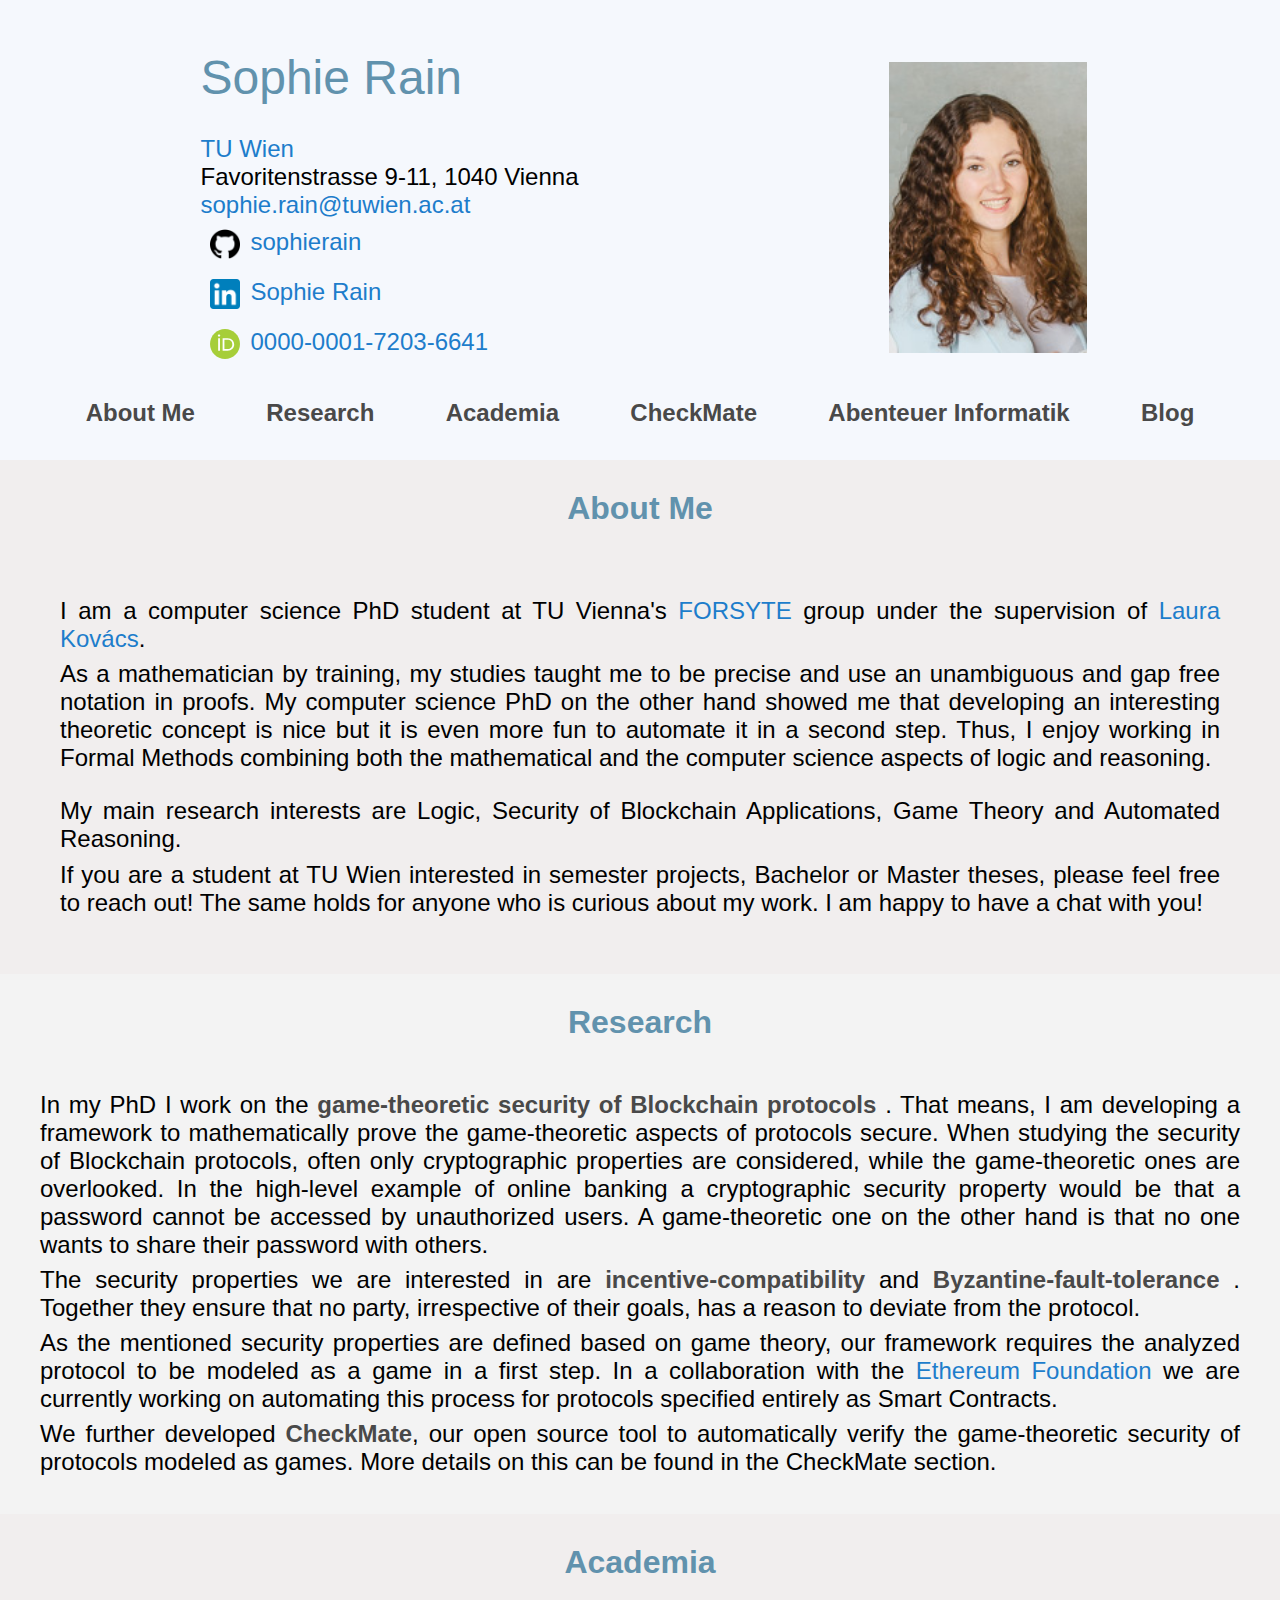
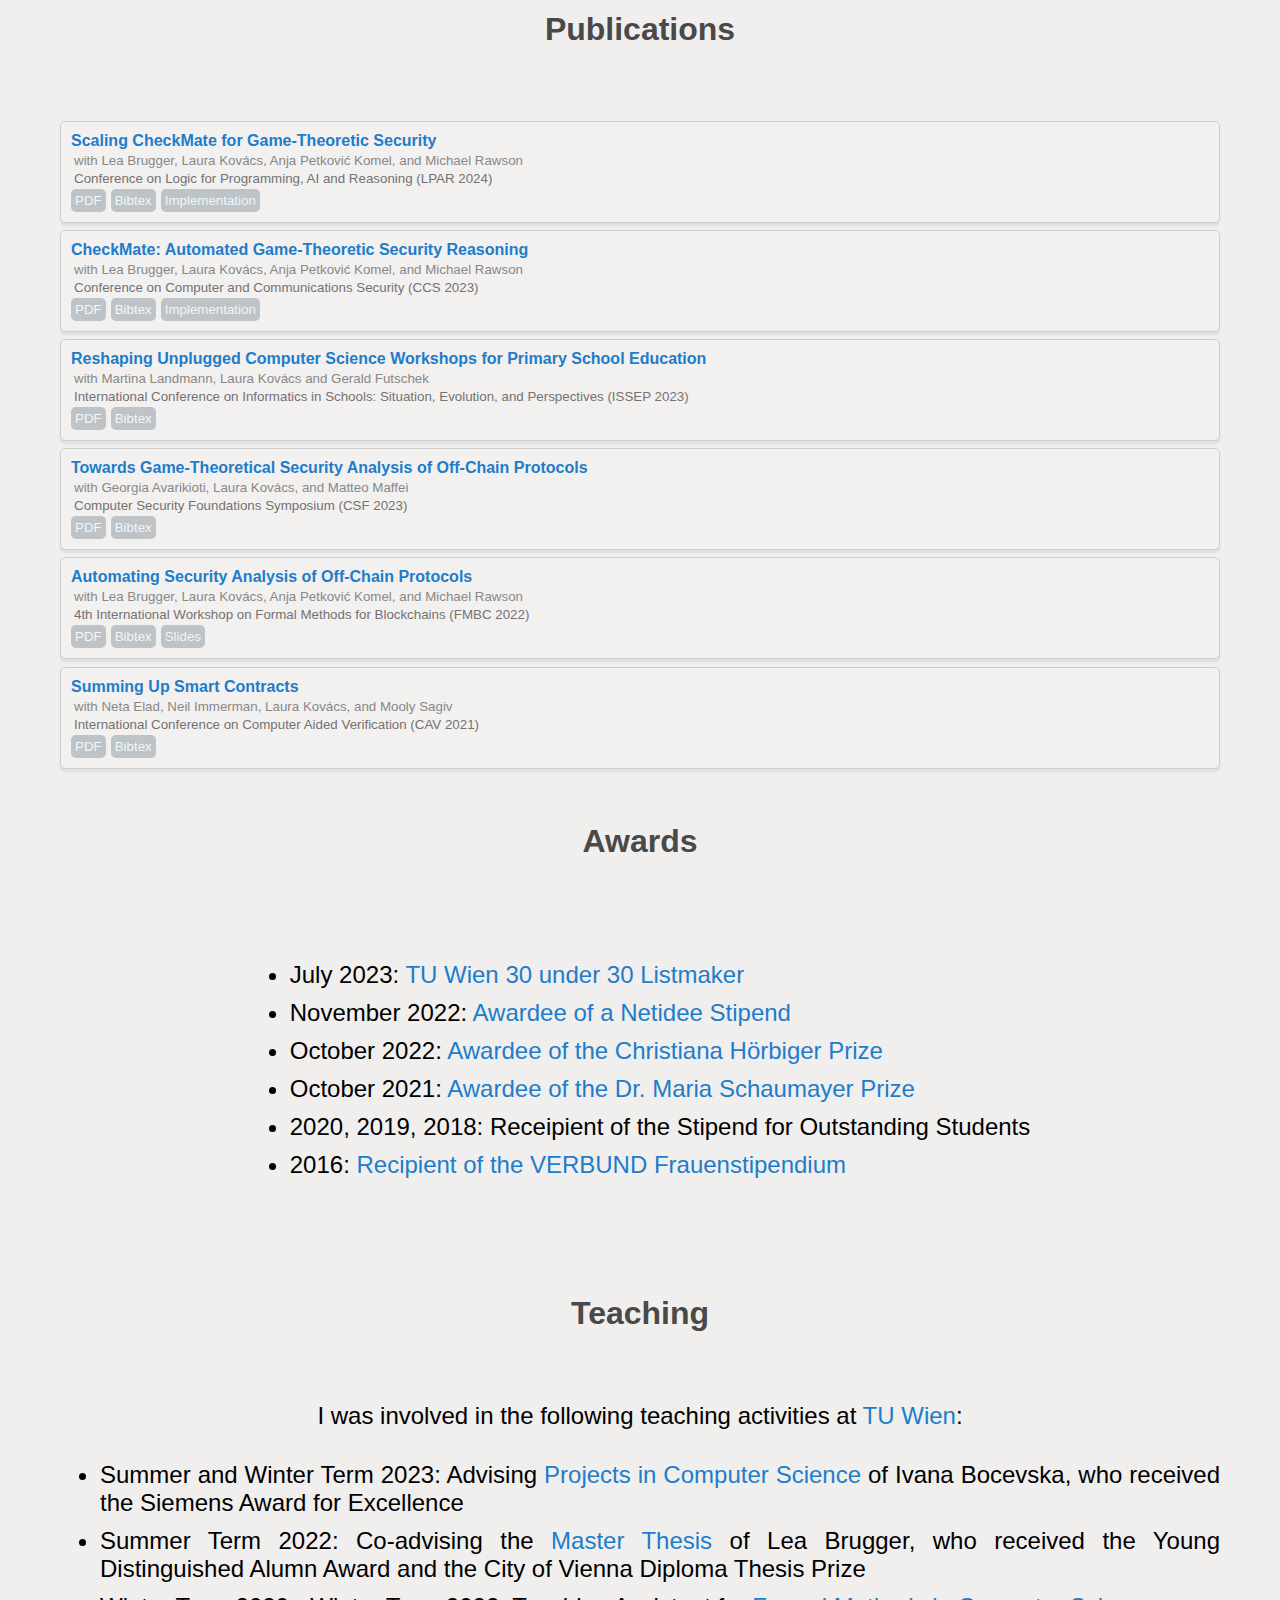
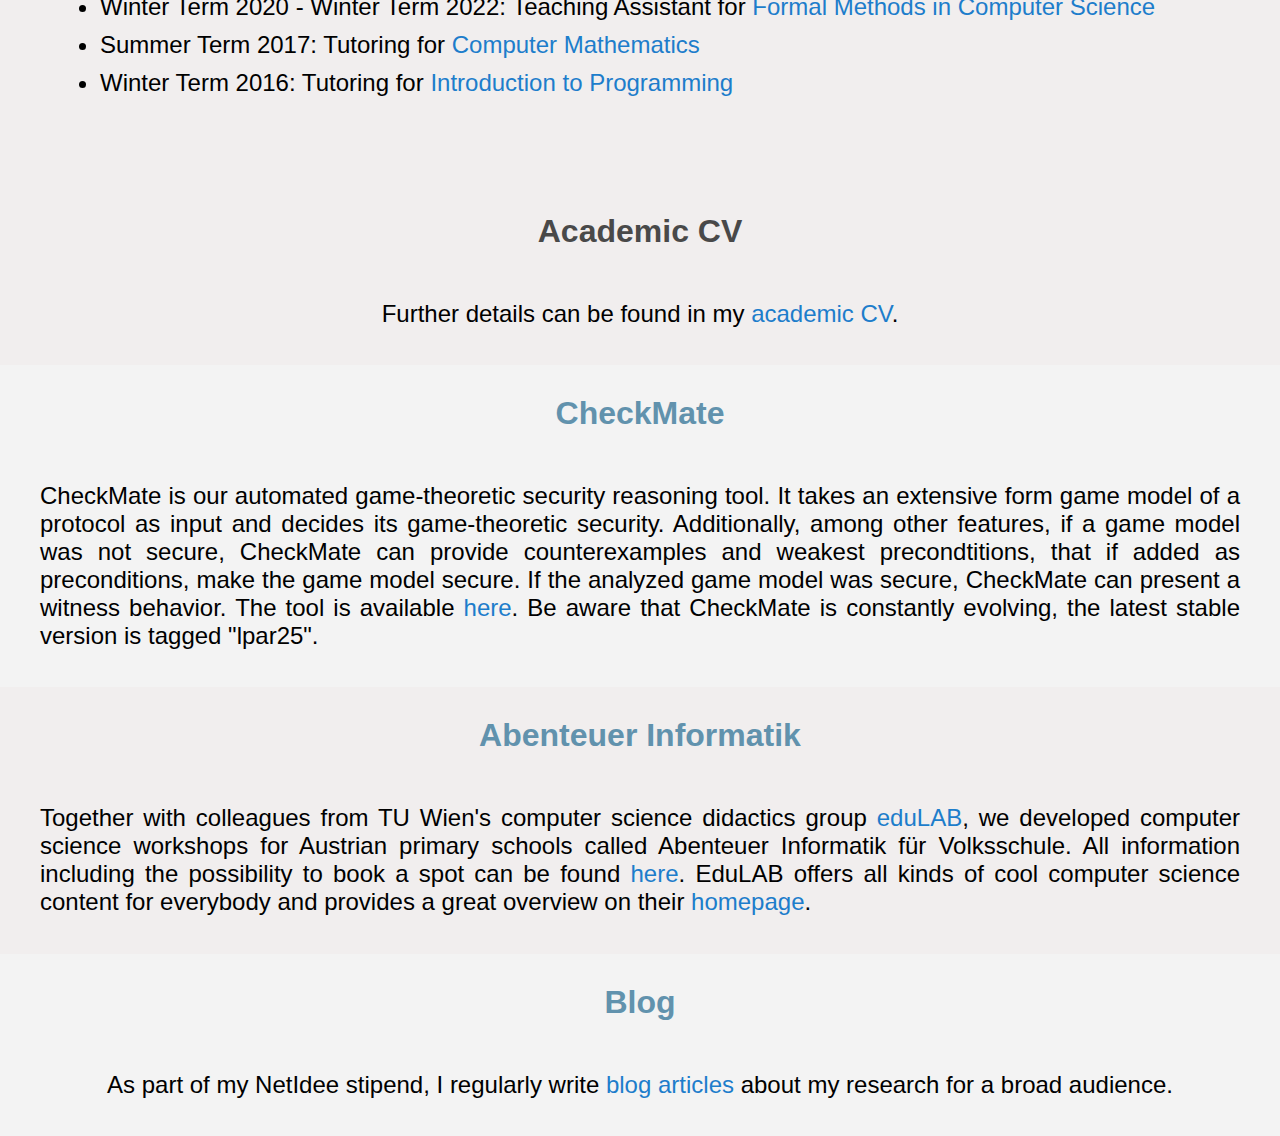
<file: index.html>
<!doctype html>
<html>

  <head>
    <meta charset="UTF-8">
    <meta name="viewport" content="width=device-width,initial-scale=1">

    <title>Sophie Rain</title>

    <link rel="stylesheet" href="style.css">

  </head>

  <body>

    <header>
        <div>
          <p> <span class="name">Sophie Rain</span> <br/></p>
          <p>
            <a href="https://www.tuwien.at/en/">TU Wien</a> <br />
            Favoritenstrasse 9-11,
            1040 Vienna <br />
            <a href='mailto:sophie.rain@tuwien.ac.at'>
                sophie.rain@tuwien.ac.at
            </a> <br />
            <a href="https://github.com/sophierain/"><img style="vertical-align:middle" src="img/github-icon.png" width="30" alt="GitHub"><span>sophierain</span></a><br />
            <a href="https://www.linkedin.com/in/sophie-rain-978b56228/"><img style="vertical-align:middle" src="img/linkedin-icon.png" width="30" alt="LinkedIn">Sophie Rain</a><br />
            <a href="https://orcid.org/0000-0002-8940-4989"><img style="vertical-align:middle" src="img/orcid.logo.icon.svg" width="30" alt="orcid"><span>0000-0001-7203-6641</span></a><br />
          </p>
        </div>
        <div>
          <a href="img/sophie.png"><img src="img/sophie.png" width="200" alt="Photo of Sophie"></a>
        </div>
    </header>


    <nav>
      <a href="#aboutMe"><span class="keyword">About Me</span></a>
      <a href="#research"><span class="keyword">Research</span></a>
      <a href="#academia"><span class="keyword">Academia</span></a>
      <a href="#checkmate"><span class="keyword">CheckMate</span></a>
      <a href="#abenteuerinformatik"><span class="keyword">Abenteuer Informatik</span></a>
      <a href="#blog"><span class="keyword">Blog</span></a>
    </nav>


    <main>
      <section class="dark" id="aboutMe">
        <h1>About Me</h1>
        <div class="main">
          <article>
            <p class="main">
            I am a computer science PhD student at TU Vienna's <a href="https://informatics.tuwien.ac.at/orgs/e192-04">FORSYTE</a> group under the supervision of <a href="http://lkovacs.com/">Laura Kovács</a>.
            </p> 
            <p class="main">
            As a mathematician by training, my studies taught me to be precise and use an unambiguous and gap free notation in proofs. 
            My computer science PhD on the other hand showed me that developing an interesting theoretic concept is nice but it is even more fun to automate it in a second step. 
            Thus, I enjoy working in Formal Methods combining both the mathematical and the computer science aspects of logic and reasoning. 
            </p> 
            <br>
            <p class="main">
            My main research interests are Logic, Security of Blockchain Applications, Game Theory and Automated Reasoning.
          </p>
          <p class="main">
            If you are a student at TU Wien interested in semester projects, Bachelor or Master theses, please feel free to reach out! 
            The same holds for anyone who is curious about my work. I am happy to have a chat with you! 
          </p>
          </article>
        </div>
      </section>

      <section class="light" id="research">
        <h1 class="big">Research</h1>
        <div class="main column">
          <p class="main">
            In my PhD I work on the <span class="keyword">game-theoretic security of Blockchain protocols </span>.
             That means, I am developing a framework to mathematically prove the game-theoretic aspects of protocols secure.
            When studying the security of Blockchain protocols, often only cryptographic properties are considered, 
            while the game-theoretic ones are overlooked. 
            In the high-level example of online banking a cryptographic security property would be that a password cannot be 
            accessed by unauthorized users. A game-theoretic one on the other hand is that no one wants to share their password with others.
          </p>
          <p class="main">
            The security properties we are interested in are <span class="keyword"> incentive-compatibility 
            </span> and <span class="keyword"> Byzantine-fault-tolerance </span>. Together they ensure that no party, irrespective of their goals, 
            has a reason to deviate from the protocol.
          </p>
          <p class="main">
            As the mentioned security properties are defined based on game theory, our framework requires the analyzed protocol to be 
            modeled as a game in a first step. In a collaboration with the <a href="https://ethereum.foundation/">Ethereum Foundation</a>
            we are currently working on automating this process for protocols specified entirely as Smart Contracts.
          </p>
          <p class="main">
            We further developed <span class="keyword">CheckMate</span>, our open source tool to automatically verify the game-theoretic security
            of protocols modeled as games. More details on this can be found in the CheckMate section.
          </p>
        </div>
  

      </section>
      <section class="dark" id="academia">
        <h1>Academia</h1>

        <h2 class="big">Publications</h2>
        <div class="main">
          <article class="big">

            <div class="paper">
              <h4>
                <a href="https://easychair.org/publications/paper/6ZDH">
                  Scaling CheckMate for Game-Theoretic Security
                </a>
              </h4>
              <p>with Lea Brugger, Laura Kovács, Anja Petković Komel, and Michael Rawson</p>
              <p class="conference">Conference on Logic for Programming, AI and Reasoning (LPAR 2024)</p>
              <div class="files">
                <a href="https://easychair.org/publications/open/6ZDH">PDF</a>
                <a href="citations/lpar24-bibtex.txt">Bibtex</a>
                <a href="https://github.com/apre-group/checkmate/tree/lpar25">Implementation</a>
              </div>
            </div>

            <div class="paper">
              <h4>
                <a href="https://dl.acm.org/doi/10.1145/3576915.3623183">
                  CheckMate: Automated Game-Theoretic Security Reasoning
                </a>
              </h4>
              <p>with Lea Brugger, Laura Kovács, Anja Petković Komel, and Michael Rawson</p>
              <p class="conference">Conference on Computer and Communications Security (CCS 2023)</p>
              <div class="files">
                <a href="https://dl.acm.org/doi/pdf/10.1145/3576915.3623183">PDF</a>
                <a href="citations/ccs23-bibtex.txt">Bibtex</a>
                <a href="https://github.com/apre-group/checkmate/tree/ccs23">Implementation</a>
              </div>
            </div>

            <div class="paper">
              <h4>
                <a href="https://link.springer.com/chapter/10.1007/978-3-030-52200-1_25">
                  Reshaping Unplugged Computer Science Workshops for Primary School Education
                </a>
              </h4>
              <p>with Martina Landmann, Laura Kovács and Gerald Futschek</p>
              <p class="conference">International Conference on Informatics in Schools: Situation, Evolution, and Perspectives (ISSEP 2023)</p>
              <div class="files">
                <a href="https://link.springer.com/content/pdf/10.1007/978-3-031-44900-0.pdf">PDF</a>
                <a href="citations/issep23-bibtex.txt">Bibtex</a>
              </div>
            </div>

          <div class="paper">
            <h4>
              <a href="https://www.computer.org/csdl/proceedings-article/csf/2023/219200a031/1IUu2nnJpJe">
                Towards Game-Theoretical Security Analysis of Off-Chain Protocols
              </a>
            </h4>
            <p>with Georgia Avarikioti, Laura Kovács, and Matteo Maffei</p>
            <p class="conference">Computer Security Foundations Symposium (CSF 2023)</p>
            <div class="files">
              <a href="https://arxiv.org/pdf/2109.07429.pdf">PDF</a>
              <a href="citations/csf23-bibtex.txt">Bibtex</a>
            </div>
          </div>

          <div class="paper">
            <h4>
              <a href="https://easychair.org/smart-program/FLoC2022/_paper2022868336.pdf">
                Automating Security Analysis of Off-Chain Protocols
              </a>
            </h4>
            <p>with Lea Brugger, Laura Kovács, Anja Petković Komel, and Michael Rawson</p>
            <p class="conference">4th International Workshop on Formal Methods for Blockchains (FMBC 2022)</p>
            <div class="files">
              <a href="https://easychair.org/smart-program/FLoC2022/_paper2022868336.pdf">PDF</a>
              <a href="citations/FMBC2022-bibtex.txt">Bibtex</a>
              <a href="talks/2022-08-11-FMBC2022/FMBC_talk.pdf">Slides</a>
            </div>
          </div>

          <div class="paper">
            <h4>
              <a href="https://link.springer.com/chapter/10.1007/978-3-030-81685-8_15">
                Summing Up Smart Contracts
              </a>
            </h4>
            <p>with Neta Elad, Neil Immerman, Laura Kovács, and Mooly Sagiv</p>
            <p class="conference">International Conference on Computer Aided Verification (CAV 2021)</p>
            <div class="files">
              <a href="https://link.springer.com/content/pdf/10.1007/978-3-030-81685-8.pdf">PDF</a>
              <a href="citations/cav21-bibtex.txt">Bibtex</a>
            </div>
          </div>
        </article>
        </div>
 

        <h2 class="big">Awards</h2>

        <div class="main">
          <article>
            <p class="main">
              <ul style="font-size: x-large;">
                <li style="margin-bottom: 10px;">July 2023: <a href="https://tuw.media/artikel/sophie-rain.html">TU Wien 30 under 30 Listmaker</a>
                </li>
                <li style="margin-bottom: 10px;"> November 2022: <a href="https://www.netidee.at/personen/sophierain">Awardee of a Netidee Stipend</a>
                </li>
                <li style="margin-bottom: 10px;">October 2022: <a href="https://www.tuwien.at/tu-wien/organisation/zentrale-bereiche/pr-und-fundraising/fundraising/erfolgsgeschichten/christiana-hoerbiger-preis">Awardee of the Christiana Hörbiger Prize</a>
                </li>
                <li style="margin-bottom: 10px;">October 2021: <a href="https://schaumayerstiftung.net/cgi-bin/view.cgi?page=preisverleihung.2022-06&view=pv2022-06_066.jpg">Awardee of the Dr. Maria Schaumayer Prize</a>
                </li>
                <li style="margin-bottom: 10px;">2020, 2019, 2018: Receipient of the Stipend for Outstanding Students
                </li>
                <li style="margin-bottom: 10px;">2016: <a href="https://www.tuwien.at/tu-wien/aktuelles/news/news/energieschub-fuer-ihr-studium-verbund-frauenstipendium">Recipient of the VERBUND Frauenstipendium</a>
                </li>
              </ul>
            </p>
          </article>
        </div>
      

        <h2 class="big">Teaching</h2>

        <div class="main">
          <article>
            <p class="main">
              I was involved in the following teaching activities at <a href="https://www.tuwien.at/en/">TU Wien</a>:
              <ul style="font-size: x-large;">
                <li style="margin-bottom: 10px;">Summer and Winter Term 2023: Advising <a href="https://tiss.tuwien.ac.at/course/courseDetails.xhtml?dswid=5648&dsrid=855&courseNr=192021&semester=2023W">Projects in Computer Science</a> of Ivana Bocevska, who received the Siemens Award for Excellence
                </li>
                <li style="margin-bottom: 10px;"> Summer Term 2022: Co-advising the <a href="https://repositum.tuwien.at/handle/20.500.12708/80368">Master Thesis</a> of Lea Brugger, who received the Young Distinguished Alumn Award and the City of Vienna Diploma Thesis Prize
                </li>
                <li style="margin-bottom: 10px;">Winter Term 2020 - Winter Term 2022: Teaching Assistant for <a href="https://tiss.tuwien.ac.at/course/courseDetails.xhtml?dswid=5648&dsrid=280&courseNr=185291&semester=2023W&locale=en">Formal Methods in Computer Science</a>
                </li>
                <li style="margin-bottom: 10px;">Summer Term 2017: Tutoring for <a href="https://tiss.tuwien.ac.at/course/courseDetails.xhtml?dswid=5648&dsrid=685&courseNr=101463&semester=2024S">Computer Mathematics</a>
                </li>
                <li style="margin-bottom: 10px;">Winter Term 2016: Tutoring for <a href="https://tiss.tuwien.ac.at/course/courseDetails.xhtml?dswid=5648&dsrid=782&courseNr=101275&semester=2023W">Introduction to Programming</a>
                </li>
              </ul>
            </p>
          </article>
        </div>


        <h2 class="big">Academic CV</h2>
        <div class="main column">
        <p class="main">Further details can be found in my <a href="img/academicCV.pdf">academic CV</a>.</p>
        </div>
      </section>
    

      <section class="light" id="checkmate">
        <h1>CheckMate</h1>
        <div class="main column">
          <p class="main">CheckMate is our automated game-theoretic security reasoning tool. It takes an extensive form game model of a protocol as input and decides its game-theoretic security.
            Additionally, among other features, if a game model was not secure, CheckMate can provide counterexamples and weakest precondtitions, that if added as preconditions, make the game model secure. If the analyzed game model was secure, CheckMate can present a witness behavior. 
            The tool is available <a href="https://github.com/apre-group/checkmate">here</a>. Be aware that CheckMate is constantly evolving, the latest stable version is tagged "lpar25".</p>
          </div>
      </section>

      <section class="dark" id="abenteuerinformatik">
        <h1>Abenteuer Informatik</h1>
        <div class="main column">
          <p class="main">Together with colleagues from TU Wien's computer science didactics group <a href="https://edulab.ifs.tuwien.ac.at/">eduLAB</a>, we developed 
            computer science workshops for Austrian primary schools called Abenteuer Informatik für Volksschule. All information including the possibility to book a spot can be found 
            <a href="https://edulab.ifs.tuwien.ac.at/programme/volksschule-algorithmen/">here</a>. EduLAB offers all kinds of cool computer science content for everybody and provides
             a great overview on their <a href="https://edulab.ifs.tuwien.ac.at/">homepage</a>.</p>
          </div>

      </section>
      <section class="light" id="blog">
        <h1>Blog</h1>
        <div class="main column">
          <p class="main">
        As part of my NetIdee stipend, I regularly write <a href="https://www.netidee.at/automated-verification-game-theoretic-security-properties-decentralized-protocols">blog articles</a> about my research for a broad audience. 
      </p>
    </div>
      </section>
    </main>
  </body>

</html>
</file>
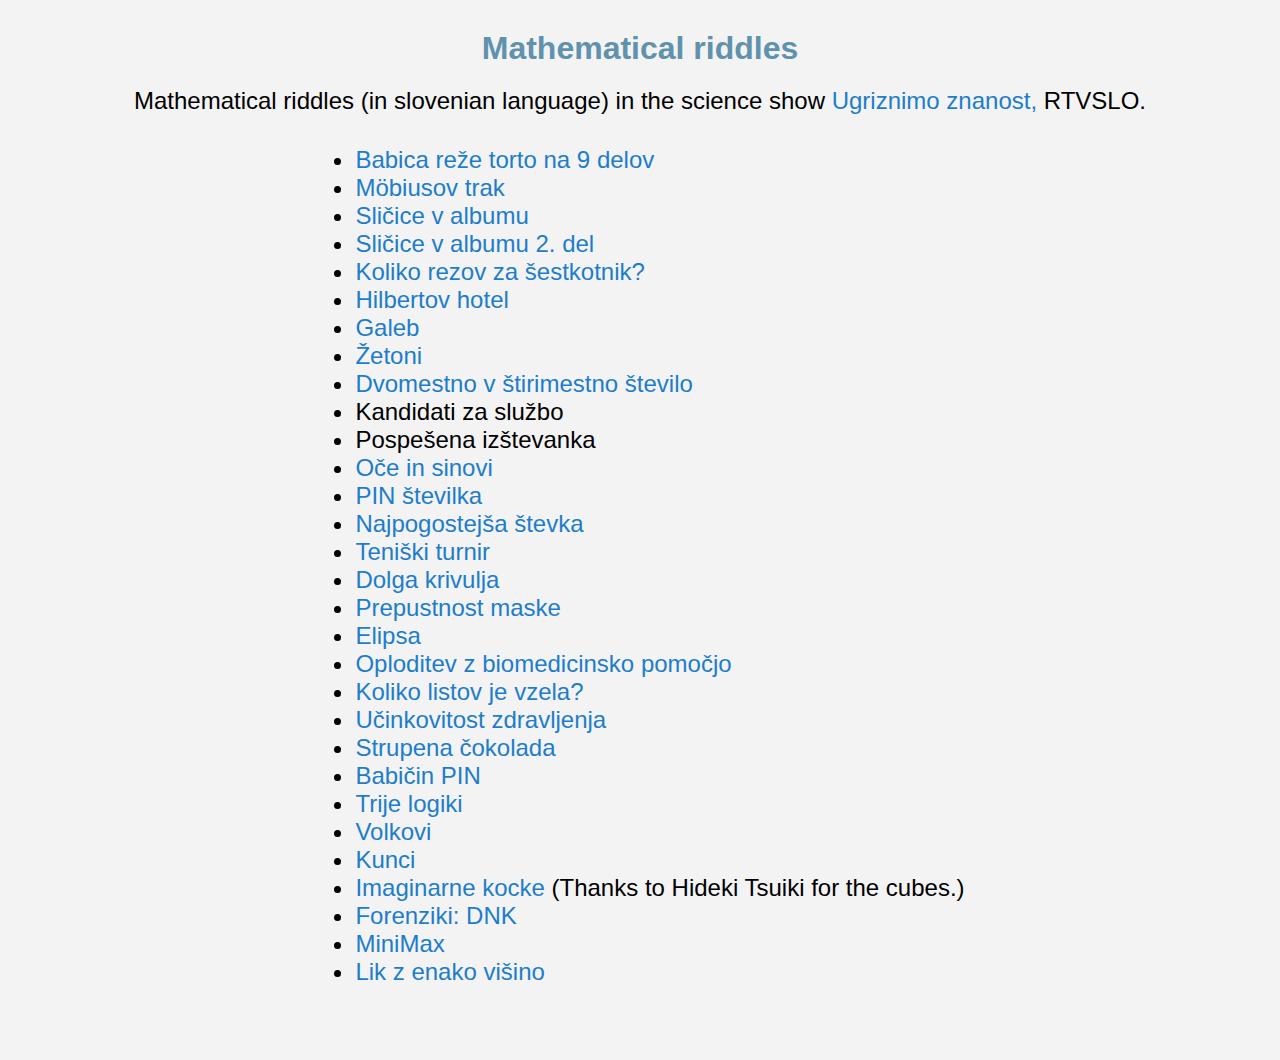
<file: uganke.html>
<!DOCTYPE html>
<html>


    <head>
        <meta charset="UTF-8">
        <meta name="viewport" content="width=device-width,initial-scale=1">

        <title>Anja Petković Komel</title>

        <link rel="stylesheet" href="style.css">
      </head>

<body>

    <section class="light">
        <div >
          <h1>
            Mathematical riddles
          </h1>
          <article>
         <p class="main">
          Mathematical riddles (in slovenian language) in the science show
            <a href="https://4d.rtvslo.si/oddaja/ugriznimo_znanost/65345770" />Ugriznimo znanost,</a> RTVSLO.
        </p>
        <ul style="font-size: x-large;">
            <li>
                <a href="https://www.youtube.com/watch?v=9_YaL1PBTqQ" />Babica reže torto na 9 delov</a>
            </li>
            <li>
                <a href="https://www.youtube.com/watch?v=FTfocioeMtE" />Möbiusov trak</a>
            </li>
            <li>
                <a href="https://www.youtube.com/watch?v=qvmU64iFDeg" />Sličice v albumu</a>
            </li>
            <li>
                <a href="https://www.youtube.com/watch?v=BTqJGE930Jo&t=1s" />Sličice v albumu 2. del</a>
            </li>
            <li>
                <a href="https://www.youtube.com/watch?v=7tTqWnApIxU" />Koliko rezov za šestkotnik?</a>
            </li>
            <li>
                <a href="https://www.youtube.com/watch?v=6V_5np4CxEY" />Hilbertov hotel</a>
            </li>
            <li>
                <a href="https://www.youtube.com/watch?v=VaECs2zFIpc" />Galeb</a>
            </li>
            <li>
                <a href="https://www.youtube.com/watch?v=XcyNR8I65js" />Žetoni</a>
            </li>
            <li>
                <a href="youtube.com/watch?v=IC63a5HOaO0" />Dvomestno v štirimestno število</a>
            </li>
            <li>
                Kandidati za službo
            </li>
            <li>
                Pospešena izštevanka
            </li>
            <li>
                <a href="https://www.youtube.com/watch?v=JPL1oRxFw08&t=2s" />Oče in sinovi</a>
            </li>
            <li>
                <a href="https://www.youtube.com/watch?v=iGlGfM--22k&t=1s" />PIN številka</a>
            </li>
            <li>
                <a href="https://www.youtube.com/watch?v=6Lm3tPVHdx0&list=PLkkGPMsd_VqQsdg9I0TIZ3EUJLDgLMUFR&index=3" />Najpogostejša števka</a>
            </li>
            <li>
                <a href="https://www.youtube.com/watch?v=xQHEbudsgyU&list=PLkkGPMsd_VqQsdg9I0TIZ3EUJLDgLMUFR&index=2" />Teniški turnir</a>
            </li>
            <li>
                <a href="https://www.youtube.com/watch?v=u455F6MhaSU&list=PLkkGPMsd_VqQsdg9I0TIZ3EUJLDgLMUFR&index=1" />Dolga krivulja</a>
            </li>
            <li>
                <a href="https://www.youtube.com/watch?v=JSha8wSPTa0">Prepustnost maske</a>
            </li>
            <li>
                <a href="https://www.youtube.com/watch?v=rfohuG1VFzM">Elipsa</a>
            </li>
            <li>
                <a href="https://www.youtube.com/watch?v=5C_WTz3LBOk">Oploditev z biomedicinsko pomočjo</a>
            </li>
            <li>
                <a href="https://www.youtube.com/watch?v=XcLKArLOQ7U">Koliko listov je vzela?</a>
            </li>
            <li>
                <a href="https://www.youtube.com/watch?v=YceZck_Iz1o">Učinkovitost zdravljenja</a>
            </li>
            <li>
                <a href="https://www.youtube.com/watch?v=2TfU0be74To">Strupena čokolada</a>
            </li>
            <li>
                <a href="https://www.youtube.com/watch?v=gxKwn2Cc8xs">Babičin PIN</a>
            </li>
            <li>
                <a href="https://4d.rtvslo.si/arhiv/ugriznimo-znanost/174760811">Trije logiki</a>
            </li>
            <li>
                <a href="https://www.youtube.com/watch?v=B0j2l5PT2Cc">Volkovi</a>
            </li>
            <li>
                <a href="https://www.youtube.com/watch?v=RKIdiiXjqms">Kunci</a>
            </li>
            <li>
                <a href="https://www.youtube.com/watch?v=dnyO5viUXoE">Imaginarne kocke</a> (Thanks to Hideki Tsuiki for the cubes.)
            </li>
            <li>
                <a href="https://www.youtube.com/watch?v=IPM8AtfAX7c">Forenziki: DNK</a>
            </li>
            <li>
                <a href="https://www.youtube.com/watch?v=Ed0zMn_dmck&list=PLkkGPMsd_VqQsdg9I0TIZ3EUJLDgLMUFR">MiniMax</a>
            </li>
            <li>
                <a href="https://4d.rtvslo.si/arhiv/ugriznimo-znanost/174784272">Lik z enako višino</a>
            </li>

            </ul>
        </article>
        </div>
      </section>

</body>
</file>
<file: style.css>
:root {
  --bgcol: #f5f8fd;
  --navlink: rgb(43, 43, 43);
}

/*** GENERAL ***/

* {
  box-sizing: border-box;
}

body, div, header, footer, main, h1, h2, h3, h4, h5, h6 {
  margin: 0;
  padding: 0;
}

html {
  min-height: 100%;
}

body {
  font-family: sans-serif;
  background: var(--bgcol);
}

a {
  text-decoration: none;
  color: rgb(29, 125, 203);
}

a:hover {
  color: rgb(43, 159, 252);
}

a.href {
  cursor: pointer;
}

img {
  max-width: 90%;
}

.name {
  color: rgb(97, 146, 173);
  font-size: xxx-large;
}

.job {
  color: rgb(54, 161, 27);
}

.keyword {
  /* color: rgb(27, 161, 150); */
  color: rgb(73, 73, 73);
  font-weight: bold;
}

.speaker {
  text-decoration: underline;
}

span.submitted {
  border-radius: 0.1em;
  background: #ffae44;
  padding: 0.03em 0.3em;
  color:rgb(101, 101, 101);
}

span.cancelled {
  border-radius: 0.1em;
  background: #ff4567;
  padding: 0.03em 0.3em;
  color: rgb(236, 236, 236);
}

span.upcoming {
  border-radius: 0.1em;
  background: #45abff;
  padding: 0.03em 0.3em;
  color: rgb(236, 236, 236);
}

span.distinguished {
  border-radius: 0.1em;
  background: #00b34a;
  padding: 0.03em 0.3em;
  color: rgb(236, 236, 236);
}

div.paper {
  background-color: rgb(243, 240, 240);
  padding: 10px;
  border: 1px solid rgb(206, 206, 206);
  border-radius: 5px;
  margin-bottom: 4px;
  margin-top: 0.2em;
  transition: all 1s;
  box-shadow: 0 3px 2px rgba(52, 52, 52, 0.08);
  width: 100%;
}

div.paper:hover {
  box-shadow: 0 4px 3px rgba(32, 32, 32, 0.08);
  border-color: rgb(166, 166, 166);
  background-color: rgb(247, 247, 247);
}

div.paper p {
  font-size: smaller;
  color:rgb(136, 136, 136);
  margin: 3px;
}

div.paper p.conference {
  color: rgb(116, 114, 114);
}

div.files {
  display: flex;
  justify-content: flex-start;
  flex-direction: row;
  flex-wrap: wrap;
  align-items: baseline;
}

div.files a {
  transition: all 1s;
  border-radius: 5px;
  padding: 4px;
  margin-right: 5px;
  background: #bec3c7;
  color: #f0f6fb;
  font-size: smaller;
}

div.files a:hover {
  background: #95bcda;
  box-shadow: 0 2px 1px rgba(52, 52, 52, 0.08);
}


/*** HEADER ***/

header {
  max-width: 1200px;
  width: auto;
  margin: auto;
  display: flex;
  flex-direction: row;
  flex-wrap: wrap;
  justify-content: space-around;
  align-items: center;
  padding-top: 30px;
}

header img {
  flex: 1;
  margin: 10px;
}

header p {
  flex: 3 300px;
  padding: 10px;
  margin: 10px;
  font-size: x-large;
  /* border-left: 3px solid rgb(121, 172, 199); */
}

/*** NAV ***/

nav {
  display: flex;
  margin: auto;
  width: auto;
  max-width: 1200px;
  flex-wrap: wrap;
  align-items: center;
  justify-content: space-around;
  padding: 10px;
}

nav a {
  font-size: x-large;
  color: var(--navlink);
  border-bottom: 3px solid transparent;
  margin: 0 0.2em;
}

nav a:hover {
  color: var(--navlink);
  border-bottom: 3px solid var(--navlink);
}

/*** MAIN ***/

main {
  width: auto;
  margin-top: 20px;
}

section {
  width: auto;
  padding: 30px;
}

section.light {
  background-color: #f3f3f3;
}

section.dark {
  background-color: #f1eeee;
}

section h1 {
  /* color: rgb(51, 69, 95); */
  color: rgb(97, 146, 173);
  text-align: center;
}

section h2 {
  color: rgb(73, 73, 73);
  text-align: center;
  font-size: large;
}

section h2.big {
  font-size: xx-large;
  margin-top: 30px;
}

section div.main {
  max-width: 1200px;
  width: auto;
  margin: auto;
  margin-top: 50px;
  display: flex;
  justify-content: space-around;
  flex-wrap: wrap;
  align-items: baseline;
}

section div.main.column {
  flex-direction: column;
  align-items: center;
}

section article {
  display: flex;
  flex-direction: column;
  justify-content: space-around;
  flex-wrap: wrap;
  flex: 1 300px;
  align-items: center;
  margin: 20px;
  text-align: justify;
}

section div.column article {
  flex-direction: row;
  margin: 0;
}

section div.column img {
  /* flex: 1; */
  margin: 10px;
  max-height: min-content;
  max-width: 200px;
}

section div.column article div.content {
  flex: 3 300px;
  margin: 10px;
  margin-top: 40px;
}

section article.big {
  flex: 1.7 300px;
}

section article h2 {
  margin-bottom: 1em;
}

section article img {
  max-width: 250px;
  max-height: 100px;
  margin-bottom: 1em;
}

p.main {
  font-size: x-large;
  margin-top: 0;
  margin-bottom: 0.3em;
  text-align: justify;
}

section article a.full {
  font-size: larger;
  display: inline-block;
  background-color: rgb(226, 228, 231);
  width: 100%;
  padding: 5px;
  text-align: center;
  border-radius: 5px;
  color: rgb(136, 136, 136);
  transition: all 1s;
  margin-bottom: 4px;
  margin-top: 0.2em;
}

section article a.full:hover {
  box-shadow: 0 3px 2px rgba(52, 52, 52, 0.08);
  background-color: rgb(209, 212, 216);
  color: rgb(116, 116, 116);
}
</file>
